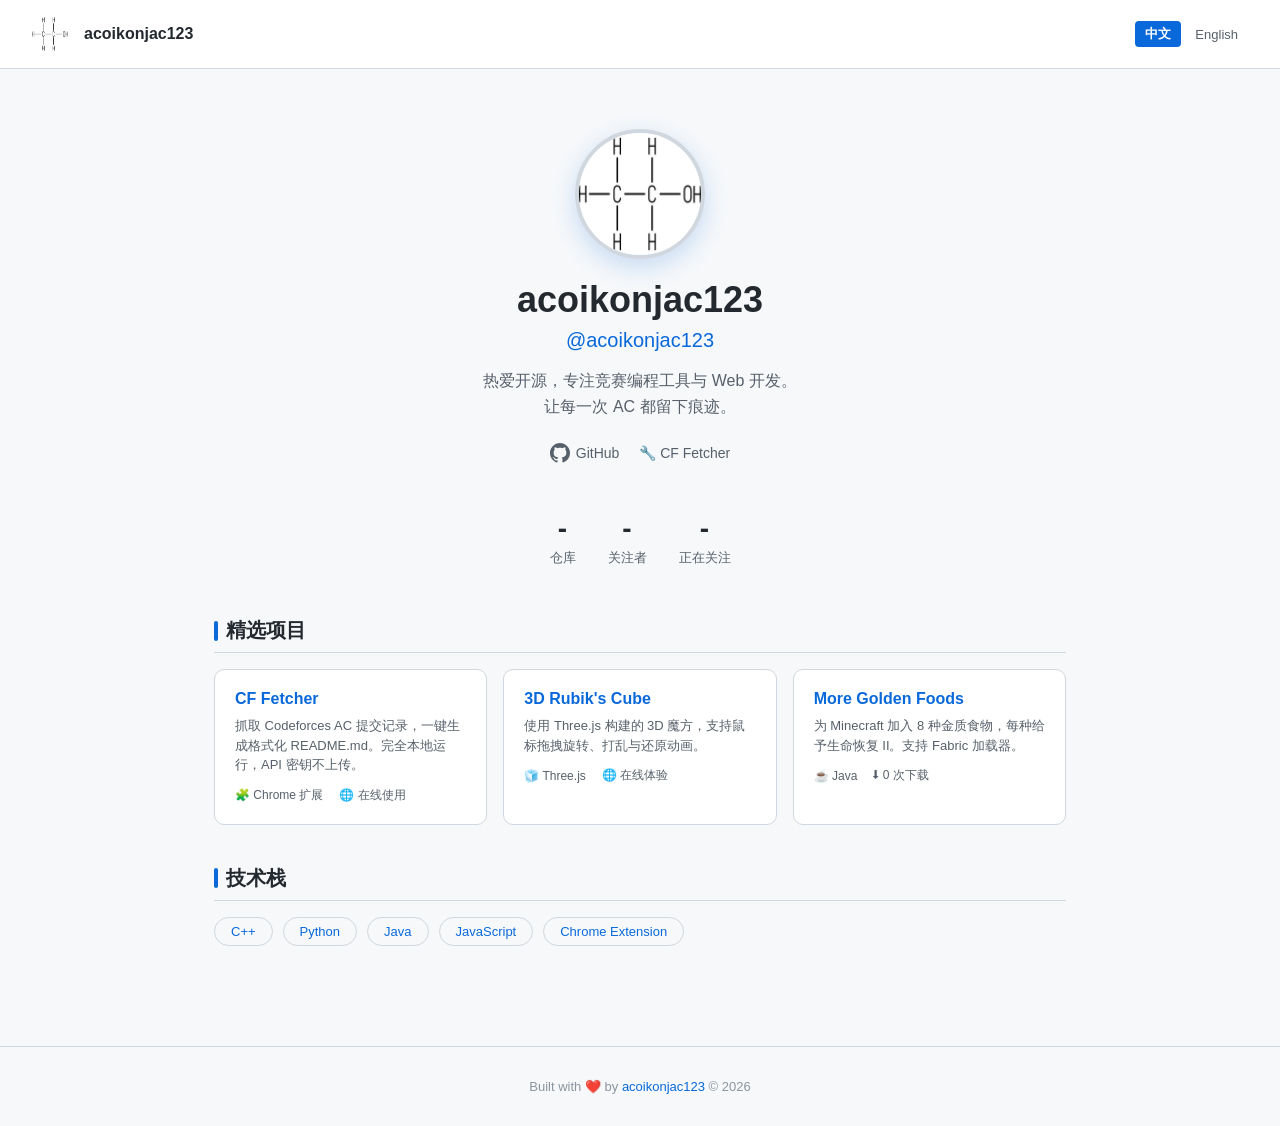
<file: index.html>
<!DOCTYPE html>
<html lang="zh-CN">
<head>
    <meta charset="UTF-8">
    <meta name="viewport" content="width=device-width, initial-scale=1.0">
    <title>Acoikonjac's GitHub Page</title>
    <style>
        * { margin: 0; padding: 0; box-sizing: border-box; }

        body {
            font-family: -apple-system, BlinkMacSystemFont, 'Segoe UI', Roboto, 'Helvetica Neue', Arial, sans-serif;
            background: #f6f8fa;
            color: #24292f;
            min-height: 100vh;
            display: flex;
            flex-direction: column;
            align-items: center;
        }

        .navbar {
            width: 100%;
            background: #fff;
            border-bottom: 1px solid #d0d7de;
            padding: 16px 32px;
            display: flex;
            align-items: center;
            gap: 16px;
            position: sticky;
            top: 0;
            z-index: 100;
        }

        .navbar .logo {
            width: 36px; height: 36px;
            border-radius: 50%;
            background: #0969da;
            display: flex; align-items: center; justify-content: center;
            font-weight: bold; color: #fff; font-size: 18px;
        }

        .navbar span {
            font-weight: 600; font-size: 16px; color: #24292f;
        }

        .navbar .nav-right {
            margin-left: auto;
            display: flex; align-items: center; gap: 16px;
        }

        .lang-switch {
            display: flex; align-items: center; gap: 4px;
        }

        .lang-switch button {
            font-size: 13px; color: #57606a;
            padding: 4px 10px; border-radius: 4px;
            border: none; background: transparent;
            cursor: pointer;
            transition: all 0.15s ease;
            font-family: inherit;
        }

        .lang-switch button:hover { color: #0969da; background: #f6f8fa; }
        .lang-switch button.active { color: #fff; background: #0969da; font-weight: 600; }

        .container {
            width: 100%; max-width: 900px; padding: 0 24px; margin-top: 60px;
        }

        .hero { text-align: center; margin-bottom: 50px; }

        .avatar-img {
            width: 130px;
            height: 130px;
            border-radius: 50%;
            border: 4px solid #d0d7de;
            display: block;
            margin: 0 auto 20px;
            object-fit: cover;
            box-shadow: 0 8px 24px rgba(9, 105, 218, 0.2);
        }

        .hero h1 { font-size: 36px; color: #24292f; margin-bottom: 8px; }
        .hero .username {
            font-size: 20px; color: #0969da; font-weight: 400; margin-bottom: 16px;
        }
        .hero .bio {
            font-size: 16px; color: #57606a; max-width: 520px;
            margin: 0 auto 24px; line-height: 1.6;
        }

        .stats {
            display: flex; justify-content: center; gap: 32px;
            margin-bottom: 50px; flex-wrap: wrap;
        }

        .stat-item { text-align: center; }
        .stat-item .number { font-size: 28px; font-weight: 700; color: #24292f; }
        .stat-item .label { font-size: 13px; color: #57606a; margin-top: 4px; }

        .section { margin-bottom: 40px; }

        .section-title {
            font-size: 20px; font-weight: 600; color: #24292f;
            margin-bottom: 16px; padding-bottom: 8px;
            border-bottom: 1px solid #d0d7de;
            display: flex; align-items: center; gap: 8px;
        }

        .section-title::before {
            content: '';
            width: 4px; height: 20px;
            background: #0969da; border-radius: 2px;
        }

        .repo-list {
            display: grid;
            grid-template-columns: repeat(auto-fill, minmax(260px, 1fr));
            gap: 16px;
        }

        .repo-card {
            background: #fff; border: 1px solid #d0d7de;
            border-radius: 10px; padding: 20px;
            transition: all 0.2s ease;
            cursor: pointer; text-decoration: none; color: inherit;
        }

        .repo-card:hover {
            border-color: #0969da; transform: translateY(-3px);
            box-shadow: 0 8px 24px rgba(9, 105, 218, 0.1);
        }

        .repo-card h3 { font-size: 16px; color: #0969da; margin-bottom: 8px; }
        .repo-card p { font-size: 13px; color: #57606a; line-height: 1.5; margin-bottom: 12px; }
        .repo-meta { display: flex; gap: 16px; font-size: 12px; color: #57606a; flex-wrap: wrap; }
        .repo-meta span { display: flex; align-items: center; gap: 4px; }

        .skills { display: flex; flex-wrap: wrap; gap: 10px; }

        .skill-tag {
            background: #f6f8fa; border: 1px solid #d0d7de;
            border-radius: 20px; padding: 6px 16px;
            font-size: 13px; color: #0969da;
            transition: all 0.2s ease;
        }

        .skill-tag:hover { background: #ddf4ff; border-color: #0969da; }

        .social-links {
            display: flex; justify-content: center; gap: 20px;
            margin-top: 16px; flex-wrap: wrap;
        }

        .social-link {
            display: flex; align-items: center; gap: 6px;
            color: #57606a; text-decoration: none; font-size: 14px;
            transition: color 0.2s;
        }

        .social-link:hover { color: #0969da; }

        footer {
            margin-top: 60px; padding: 32px 24px;
            text-align: center; border-top: 1px solid #d0d7de;
            width: 100%; color: #8c959f; font-size: 13px;
        }

        footer a { color: #0969da; text-decoration: none; }

        @media (max-width: 600px) {
            .repo-list { grid-template-columns: 1fr; }
            .hero h1 { font-size: 28px; }
            .stats { gap: 16px; }
        }
    </style>
</head>
<body>

    <nav class="navbar">
        <img class="logo" src="./yc.png" alt="Avatar">
        <span>acoikonjac123</span>
        <div class="nav-right">
            <div class="lang-switch">
                <button id="btn-zh" class="active" onclick="setLang('zh')">中文</button>
                <button id="btn-en" onclick="setLang('en')">English</button>
            </div>
        </div>
    </nav>

    <div class="container">
        <section class="hero">
            <img class="avatar-img" src="./yc.png" alt="Avatar">
            <h1>acoikonjac123</h1>
            <p class="username">@acoikonjac123</p>
            <p class="bio" data-i18n="bio"></p>
            <div class="social-links">
                <a class="social-link" href="https://github.com/acoikonjac123" target="_blank">
                    <svg width="20" height="20" viewBox="0 0 24 24" fill="currentColor"><path d="M12 0C5.37 0 0 5.37 0 12c0 5.3 3.438 9.8 8.205 11.387.6.113.82-.258.82-.577 0-.285-.01-1.04-.015-2.04-3.338.724-4.042-1.61-4.042-1.61-.546-1.387-1.333-1.756-1.333-1.756-1.089-.745.083-.73.083-.73 1.205.085 1.838 1.236 1.838 1.236 1.07 1.835 2.809 1.305 3.495.998.108-.776.418-1.305.762-1.604-2.665-.3-5.466-1.332-5.466-5.93 0-1.31.465-2.38 1.235-3.22-.135-.303-.54-1.523.105-3.176 0 0 1.005-.322 3.3 1.23.96-.267 1.98-.399 3-.405 1.02.006 2.04.138 3 .405 2.28-1.552 3.285-1.23 3.285-1.23.645 1.653.24 2.873.12 3.176.765.84 1.23 1.91 1.23 3.22 0 4.61-2.805 5.625-5.475 5.92.42.36.81 1.096.81 2.22 0 1.606-.015 2.896-.015 3.286 0 .315.21.69.825.57C20.565 21.795 24 17.295 24 12c0-6.63-5.37-12-12-12z"/></svg>
                    GitHub
                </a>
                <a class="social-link" href="/cf-fetch/" target="_blank">
                    🔧 CF Fetcher
                </a>
            </div>
        </section>

        <div class="stats">
            <div class="stat-item"><div class="number" id="stat-repos">...</div><div class="label" data-i18n="statRepos"></div></div>
            <div class="stat-item"><div class="number" id="stat-followers">...</div><div class="label" data-i18n="statFollowers"></div></div>
            <div class="stat-item"><div class="number" id="stat-following">...</div><div class="label" data-i18n="statFollowing"></div></div>
        </div>

        <section class="section">
            <h2 class="section-title" data-i18n="sectionProjects"></h2>
            <div class="repo-list">
                <a class="repo-card" href="/cf-fetch/" target="_blank">
                    <h3>CF Fetcher</h3>
                    <p data-i18n="cfDesc"></p>
                    <div class="repo-meta">
                        <span data-i18n="cfMeta1"></span>
                        <span data-i18n="cfMeta2"></span>
                    </div>
                </a>
                <a class="repo-card" href="/3d-rubik-cube/" target="_blank">
                    <h3>3D Rubik's Cube</h3>
                    <p data-i18n="cubeDesc"></p>
                    <div class="repo-meta">
                        <span data-i18n="cubeMeta1"></span>
                        <span data-i18n="cubeMeta2"></span>
                    </div>
                </a>
                <a class="repo-card" href="https://github.com/YgreenMC/more-golden-foods" target="_blank">
                    <h3>More Golden Foods</h3>
                    <p data-i18n="mgfDesc"></p>
                    <div class="repo-meta">
                        <span data-i18n="mgfMeta1"></span>
                        <span class="mod-downloads" id="mod-downloads"></span>
                    </div>
                </a>
            </div>
        </section>

        <section class="section">
            <h2 class="section-title" data-i18n="sectionSkills"></h2>
            <div class="skills">
                <span class="skill-tag">C++</span>
                <span class="skill-tag">Python</span>
                <span class="skill-tag">Java</span>
                <span class="skill-tag">JavaScript</span>
                <span class="skill-tag">Chrome Extension</span>
            </div>
        </section>
    </div>

    <footer>
        <p><span data-i18n="footerBuilt"></span> <a href="https://github.com/acoikonjac123" target="_blank">acoikonjac123</a> &copy; 2026</p>
    </footer>

    <script>
        // ---------- 国际化文案 ----------
        var i18n = {
            zh: {
                bio: '热爱开源，专注竞赛编程工具与 Web 开发。<br>让每一次 AC 都留下痕迹。',
                statRepos: '仓库',
                statFollowers: '关注者',
                statFollowing: '正在关注',
                sectionProjects: '精选项目',
                cfDesc: '抓取 Codeforces AC 提交记录，一键生成格式化 README.md。完全本地运行，API 密钥不上传。',
                cfMeta1: '🧩 Chrome 扩展',
                cfMeta2: '🌐 在线使用',
                cubeDesc: '使用 Three.js 构建的 3D 魔方，支持鼠标拖拽旋转、打乱与还原动画。',
                cubeMeta1: '🧊 Three.js',
                cubeMeta2: '🌐 在线体验',
                mgfDesc: '为 Minecraft 加入 8 种金质食物，每种给予生命恢复 II。支持 Fabric 加载器。',
                mgfMeta1: '☕ Java',
                sectionSkills: '技术栈',
                footerBuilt: 'Built with ❤️ by'
            },
            en: {
                bio: 'Open source enthusiast. Focused on competitive programming tools and web development.<br>Making every AC submission count.',
                statRepos: 'Repositories',
                statFollowers: 'Followers',
                statFollowing: 'Following',
                sectionProjects: 'Featured Projects',
                cfDesc: 'Fetch your Codeforces accepted submissions and generate a clean README.md. Runs entirely in your browser — API keys never leave your device.',
                cfMeta1: '🧩 Chrome Extension',
                cfMeta2: '🌐 Online',
                cubeDesc: 'A 3D Rubik\'s Cube built with Three.js, featuring drag-to-rotate, scramble and solve animations.',
                cubeMeta1: '🧊 Three.js',
                cubeMeta2: '🌐 Play Online',
                mgfDesc: 'Adds 8 golden foods to Minecraft, each granting Regeneration II. Fabric mod.',
                mgfMeta1: '☕ Java',
                sectionSkills: 'Tech Stack',
                footerBuilt: 'Built with ❤️ by'
            }
        };

        var currentLang = 'zh';
        var modDownloads = null;

        function setLang(lang) {
            currentLang = lang;
            document.documentElement.lang = lang === 'zh' ? 'zh-CN' : 'en';

            document.getElementById('btn-zh').classList.toggle('active', lang === 'zh');
            document.getElementById('btn-en').classList.toggle('active', lang === 'en');

            var elems = document.querySelectorAll('[data-i18n]');
            for (var i = 0; i < elems.length; i++) {
                var key = elems[i].getAttribute('data-i18n');
                if (i18n[lang] && i18n[lang][key] !== undefined) {
                    elems[i].innerHTML = i18n[lang][key];
                }
            }

            try { localStorage.setItem('preferred-lang', lang); } catch (e) {}
            renderDownloads();
        }

        function renderDownloads() {
            var el = document.getElementById('mod-downloads');
            if (!el) return;
            if (modDownloads === null) {
                el.textContent = '⬇ ...';
                return;
            }
            var num = modDownloads.toLocaleString();
            el.textContent = currentLang === 'zh'
                ? '⬇ ' + num + ' 次下载'
                : '⬇ ' + num + ' downloads';
        }

        // 恢复语言偏好
        (function () {
            var saved = null;
            try { saved = localStorage.getItem('preferred-lang'); } catch (e) {}
            if (saved === 'en' || saved === 'zh') {
                setLang(saved);
            } else {
                setLang('zh');
            }
        })();

        // ---------- GitHub 用户统计 ----------
        fetch('https://api.github.com/users/acoikonjac123')
            .then(function (r) { return r.json(); })
            .then(function (data) {
                document.getElementById('stat-repos').textContent = data.public_repos != null ? data.public_repos : '-';
                document.getElementById('stat-followers').textContent = data.followers != null ? data.followers : '-';
                document.getElementById('stat-following').textContent = data.following != null ? data.following : '-';
            })
            .catch(function () {
                document.getElementById('stat-repos').textContent = '-';
                document.getElementById('stat-followers').textContent = '-';
                document.getElementById('stat-following').textContent = '-';
            });

        // ---------- Modrinth 下载量 ----------
        fetch('https://api.modrinth.com/v2/project/more-golden-foods')
            .then(function (r) { return r.json(); })
            .then(function (data) {
                modDownloads = data.downloads || 0;
                renderDownloads();
            })
            .catch(function () {
                modDownloads = 0;
                renderDownloads();
            });
    </script>

</body>
</html>
</file>
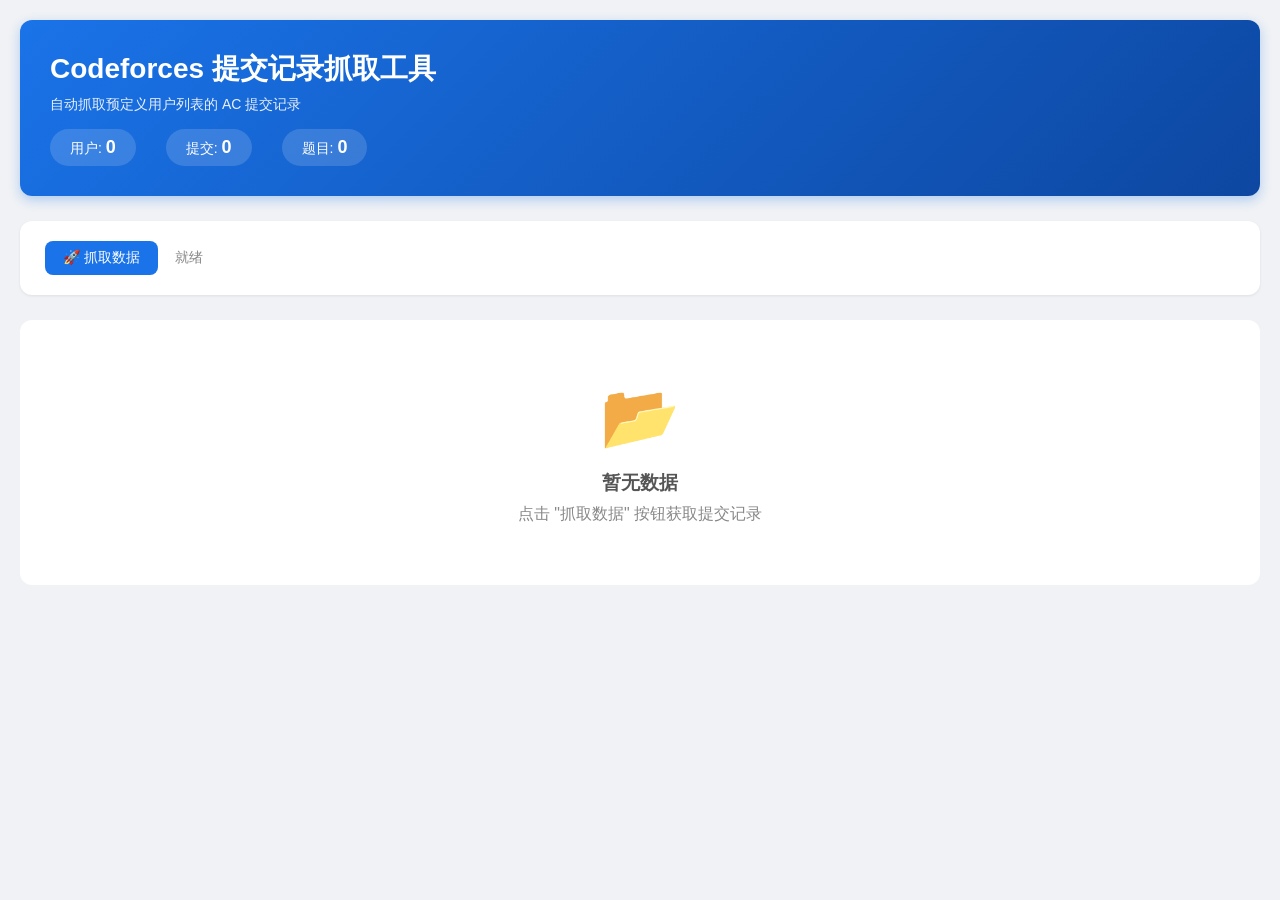
<file: cf-fetch/index.html>
<!DOCTYPE html>
<html lang="zh-CN">
<head>
    <meta charset="UTF-8">
    <meta name="viewport" content="width=device-width, initial-scale=1.0">
    <title>Codeforces 提交记录抓取工具</title>
    <link rel="stylesheet" href="style.css">
    <link rel="icon" type="image/png" href="./icon.png">
</head>
<body>
    <div class="container">
        <!-- 头部 -->
        <div class="header">
            <h1>Codeforces 提交记录抓取工具</h1>
            <p>自动抓取预定义用户列表的 AC 提交记录</p>
            <div class="stats-row" id="headerStats">
                <div class="stat-box">用户: <strong id="totalUsers">0</strong></div>
                <div class="stat-box">提交: <strong id="totalSubmissions">0</strong></div>
                <div class="stat-box">题目: <strong id="totalProblems">0</strong></div>
            </div>
        </div>

        <!-- 控制区域 -->
        <div class="control-section">
            <div class="control-card">
                <div class="control-actions">
                    <button class="btn btn-primary" onclick="fetchFromAPI()" id="fetchBtn">
                        🚀 抓取数据
                    </button>
                    <span class="status-text" id="statusText">就绪</span>
                </div>
                <div id="fetchProgress" class="progress-bar hidden">
                    <div class="progress-track">
                        <div class="progress-fill" id="progressFill"></div>
                    </div>
                    <span class="progress-text" id="progressText"></span>
                </div>
            </div>
        </div>

        <!-- 数据展示 -->
        <div id="dataContainer" class="hidden">
            <div class="toolbar">
                <div class="left">
                    <input type="text" id="searchInput" placeholder="🔍 搜索题目或用户...">
                    <select id="filterUser">
                        <option value="">所有用户</option>
                    </select>
                    <!-- 难度筛选 -->
                    <div class="tag-filter-group">
                        <input type="text" id="filterRating" placeholder="🏷️ 难度 (如 800, 1200-1500, >=2000)" style="min-width:270px;">
                        <button class="btn btn-outline" onclick="applyRatingFilter()" style="padding:8px 14px;">筛选</button>
                        <button class="btn btn-outline" onclick="clearRatingFilter()" style="padding:8px 14px;">清除</button>
                    </div>
                    <div class="tag-filter-group">
                        <input type="text" id="tagInput" placeholder="🏷️ 标签筛选 (逗号分隔)" style="min-width:200px;">
                        <button class="btn btn-outline" onclick="applyTagFilter()" style="padding:8px 14px;">筛选</button>
                        <button class="btn btn-outline" onclick="clearTagFilter()" style="padding:8px 14px;">清除</button>
                    </div>
                </div>
                <div class="right">
                    <button class="btn btn-success" onclick="exportToCSV()">导出 CSV</button>
                    <button class="btn btn-primary" onclick="exportToMarkdown()">导出 MD</button>
                    <button class="btn btn-primary" onclick="exportToJSON()">导出 JSON</button>
                    <button class="btn btn-outline" onclick="toggleAllUsers()">展开/折叠</button>
                    <button class="btn btn-danger" onclick="clearData()">清除</button>
                </div>
            </div>

            <div class="sort-section">
                <span style="font-weight:500;color:#555;">排序方式：</span>
                <select id="sortOrder" onchange="applyFilters()">
                    <option value="desc">题目数从多到少</option>
                    <option value="asc">题目数从少到多</option>
                    <option value="name">按用户名排序</option>
                </select>
                <span style="color:#888;font-size:13px;margin-left:15px;" id="filterInfo">
                    显示所有用户
                </span>
            </div>

            <div id="dataDisplay"></div>
        </div>

        <div id="emptyState" class="empty-state">
            <div class="icon">📂</div>
            <h3>暂无数据</h3>
            <p>点击 "抓取数据" 按钮获取提交记录</p>
        </div>

        <div id="loadingState" class="loading hidden">
            <div class="spinner"></div>
            <p id="loadingText">正在加载数据...</p>
        </div>
    </div>
    <script src="script.js"></script>
</body>
</html>
</file>
<file: cf-fetch/style.css>
/* 全局重置 */
* {
    margin: 0;
    padding: 0;
    box-sizing: border-box;
}

body {
    font-family: -apple-system, BlinkMacSystemFont, 'Segoe UI', Roboto, 'Helvetica Neue', Arial, sans-serif;
    background: #f0f2f5;
    color: #333;
    padding: 20px;
}

.container {
    max-width: 1400px;
    margin: 0 auto;
}

/* 头部 */
.header {
    background: linear-gradient(135deg, #1a73e8, #0d47a1);
    color: white;
    padding: 30px;
    border-radius: 12px;
    margin-bottom: 25px;
    box-shadow: 0 4px 12px rgba(26, 115, 232, 0.3);
}

.header h1 {
    font-size: 28px;
    margin-bottom: 8px;
}

.header p {
    opacity: 0.9;
    font-size: 14px;
}

.stats-row {
    display: flex;
    gap: 30px;
    margin-top: 15px;
    flex-wrap: wrap;
}

.stat-box {
    background: rgba(255, 255, 255, 0.15);
    padding: 8px 20px;
    border-radius: 20px;
    font-size: 14px;
}

.stat-box strong {
    font-size: 18px;
}

/* 控制区域 */
.control-section {
    margin-bottom: 25px;
}

.control-card {
    background: white;
    border-radius: 12px;
    padding: 20px 25px;
    box-shadow: 0 1px 3px rgba(0, 0, 0, 0.08);
    display: flex;
    justify-content: space-between;
    align-items: center;
    flex-wrap: wrap;
    gap: 15px;
}

.user-tag {
    display: inline-block;
    background: #e8f0fe;
    color: #1a73e8;
    padding: 2px 12px;
    border-radius: 12px;
    font-size: 13px;
    font-weight: 500;
}

.control-actions {
    display: flex;
    align-items: center;
    gap: 12px;
    flex-wrap: wrap;
}

.status-text {
    color: #888;
    font-size: 14px;
    margin-left: 5px;
}

.status-text.success {
    color: #34a853;
}
.status-text.error {
    color: #ea4335;
}
.status-text.loading {
    color: #1a73e8;
}

/* 进度条 */
.progress-bar {
    width: 100%;
    margin-top: 12px;
    display: flex;
    align-items: center;
    gap: 12px;
}

.progress-bar.hidden {
    display: none;
}

.progress-track {
    flex: 1;
    height: 6px;
    background: #e8edf2;
    border-radius: 3px;
    overflow: hidden;
}

.progress-fill {
    height: 100%;
    background: linear-gradient(90deg, #1a73e8, #34a853);
    border-radius: 3px;
    transition: width 0.3s ease;
    width: 0%;
}

.progress-text {
    font-size: 13px;
    color: #555;
    white-space: nowrap;
}

/* 工具栏 */
.toolbar {
    background: white;
    padding: 15px 20px;
    border-radius: 12px;
    margin-bottom: 15px;
    display: flex;
    justify-content: space-between;
    align-items: center;
    flex-wrap: wrap;
    gap: 12px;
    box-shadow: 0 1px 3px rgba(0, 0, 0, 0.08);
}

.toolbar .left {
    display: flex;
    align-items: center;
    gap: 12px;
    flex-wrap: wrap;
    flex: 1;
}

.toolbar .right {
    display: flex;
    gap: 10px;
    flex-wrap: wrap;
}

.toolbar input,
.toolbar select {
    padding: 8px 14px;
    border: 1px solid #d0d7de;
    border-radius: 8px;
    font-size: 14px;
    outline: none;
    transition: border-color 0.2s;
    background: white;
}

.toolbar input:focus,
.toolbar select:focus {
    border-color: #1a73e8;
}

.toolbar input {
    min-width: 160px;
}

.tag-filter-group {
    display: flex;
    gap: 8px;
    align-items: center;
    flex-wrap: wrap;
}

.btn {
    padding: 8px 18px;
    border: none;
    border-radius: 8px;
    font-size: 14px;
    cursor: pointer;
    transition: all 0.2s;
    font-weight: 500;
}

.btn:disabled {
    opacity: 0.5;
    cursor: not-allowed;
}

.btn-primary {
    background: #1a73e8;
    color: white;
}
.btn-primary:hover:not(:disabled) {
    background: #1557b0;
}

.btn-success {
    background: #34a853;
    color: white;
}
.btn-success:hover:not(:disabled) {
    background: #2d9248;
}

.btn-outline {
    background: transparent;
    color: #555;
    border: 1px solid #d0d7de;
}
.btn-outline:hover:not(:disabled) {
    background: #f0f2f5;
}

.btn-danger {
    background: #ea4335;
    color: white;
}
.btn-danger:hover:not(:disabled) {
    background: #d33426;
}

/* 排序区域 */
.sort-section {
    background: white;
    padding: 12px 20px;
    border-radius: 12px;
    margin-bottom: 20px;
    display: flex;
    align-items: center;
    flex-wrap: wrap;
    gap: 12px;
    box-shadow: 0 1px 3px rgba(0, 0, 0, 0.08);
}

.sort-section select {
    padding: 6px 12px;
    border: 1px solid #d0d7de;
    border-radius: 6px;
    font-size: 14px;
    outline: none;
    background: white;
}

.sort-section select:focus {
    border-color: #1a73e8;
}

#filterInfo {
    color: #888;
    font-size: 13px;
}

.filter-tag-badge {
    display: inline-block;
    background: #e8f0fe;
    color: #1a73e8;
    padding: 2px 12px;
    border-radius: 12px;
    font-size: 12px;
    margin: 0 4px;
}

/* 用户卡片 */
.user-card {
    background: white;
    border-radius: 12px;
    padding: 20px;
    margin-bottom: 20px;
    box-shadow: 0 1px 3px rgba(0, 0, 0, 0.08);
    transition: box-shadow 0.2s;
}

.user-card:hover {
    box-shadow: 0 4px 12px rgba(0, 0, 0, 0.1);
}

.user-header {
    display: flex;
    justify-content: space-between;
    align-items: center;
    flex-wrap: wrap;
    padding-bottom: 12px;
    border-bottom: 2px solid #e8edf2;
    margin-bottom: 15px;
}

.user-info {
    display: flex;
    align-items: center;
    gap: 15px;
    flex-wrap: wrap;
}

.user-name {
    font-size: 22px;
    font-weight: 600;
    color: #1a73e8;
}

.user-rank {
    display: inline-block;
    background: #f0f2f5;
    color: #555;
    padding: 2px 10px;
    border-radius: 12px;
    font-size: 13px;
    font-weight: 500;
}

.user-stats {
    display: flex;
    gap: 20px;
    flex-wrap: wrap;
    align-items: center;
}

.user-stats span {
    font-size: 14px;
    color: #666;
}

.user-stats strong {
    color: #333;
    font-size: 16px;
}

/* 表格 */
.table-wrapper {
    overflow-x: auto;
}

table {
    width: 100%;
    border-collapse: collapse;
    font-size: 14px;
}

thead {
    background: #f8f9fa;
}

th {
    padding: 12px 14px;
    text-align: left;
    font-weight: 600;
    color: #555;
    border-bottom: 2px solid #e8edf2;
    white-space: nowrap;
    position: sticky;
    top: 0;
    background: #f8f9fa;
    z-index: 10;
}

td {
    padding: 10px 14px;
    border-bottom: 1px solid #eef2f6;
    vertical-align: middle;
}

tr:hover {
    background: #f8faff;
}

.problem-link {
    color: #1a73e8;
    text-decoration: none;
    font-weight: 500;
}

.problem-link:hover {
    text-decoration: underline;
}

/* 徽章和标签 */
.rating-badge {
    display: inline-block;
    padding: 2px 12px;
    border-radius: 20px;
    font-size: 12px;
    font-weight: 600;
}

.rating-unknown {
    background: #e9ecef;
    color: #495057;
}
.rating-800-1199 {
    background: #d4edda;
    color: #155724;
}
.rating-1200-1599 {
    background: #cce5ff;
    color: #004085;
}
.rating-1600-1999 {
    background: #fff3cd;
    color: #856404;
}
.rating-2000-2399 {
    background: #f8d7da;
    color: #721c24;
}
.rating-2400-2999 {
    background: #d6d8db;
    color: #1b1e21;
}

.tag {
    display: inline-block;
    background: #e9ecef;
    padding: 2px 10px;
    border-radius: 12px;
    font-size: 11px;
    margin: 1px 3px 1px 0;
    color: #555;
}

.tag-highlight {
    background: #1a73e8;
    color: white;
}

.language-tag {
    display: inline-block;
    background: #e7f5ff;
    padding: 2px 10px;
    border-radius: 4px;
    font-size: 12px;
    color: #0c5460;
}

/* 状态样式 */
.hidden {
    display: none !important;
}

.empty-state {
    text-align: center;
    padding: 60px 20px;
    color: #888;
    background: white;
    border-radius: 12px;
}

.empty-state .icon {
    font-size: 64px;
    margin-bottom: 15px;
}

.empty-state h3 {
    color: #555;
    margin-bottom: 8px;
}

/* 加载动画 */
.loading {
    text-align: center;
    padding: 40px;
    background: white;
    border-radius: 12px;
}

.spinner {
    display: inline-block;
    width: 40px;
    height: 40px;
    border: 4px solid #e8edf2;
    border-top: 4px solid #1a73e8;
    border-radius: 50%;
    animation: spin 0.8s linear infinite;
}

@keyframes spin {
    to {
        transform: rotate(360deg);
    }
}

/* 响应式设计 */
@media (max-width: 768px) {
    body {
        padding: 12px;
    }

    .header {
        padding: 20px;
    }
    .header h1 {
        font-size: 22px;
    }

    .stats-row {
        gap: 12px;
    }
    .stat-box {
        font-size: 12px;
        padding: 6px 14px;
    }

    .control-card {
        flex-direction: column;
        align-items: stretch;
    }
    
    .control-actions {
        justify-content: center;
    }

    .toolbar {
        flex-direction: column;
        align-items: stretch;
    }
    .toolbar .left,
    .toolbar .right {
        flex-wrap: wrap;
    }
    .toolbar input,
    .toolbar select {
        flex: 1;
        min-width: 120px;
    }

    .user-header {
        flex-direction: column;
        align-items: flex-start;
        gap: 10px;
    }
    .user-stats {
        gap: 12px;
    }

    th,
    td {
        padding: 8px 10px;
        font-size: 12px;
    }

    .rating-badge {
        font-size: 10px;
        padding: 1px 8px;
    }
}
</file>
